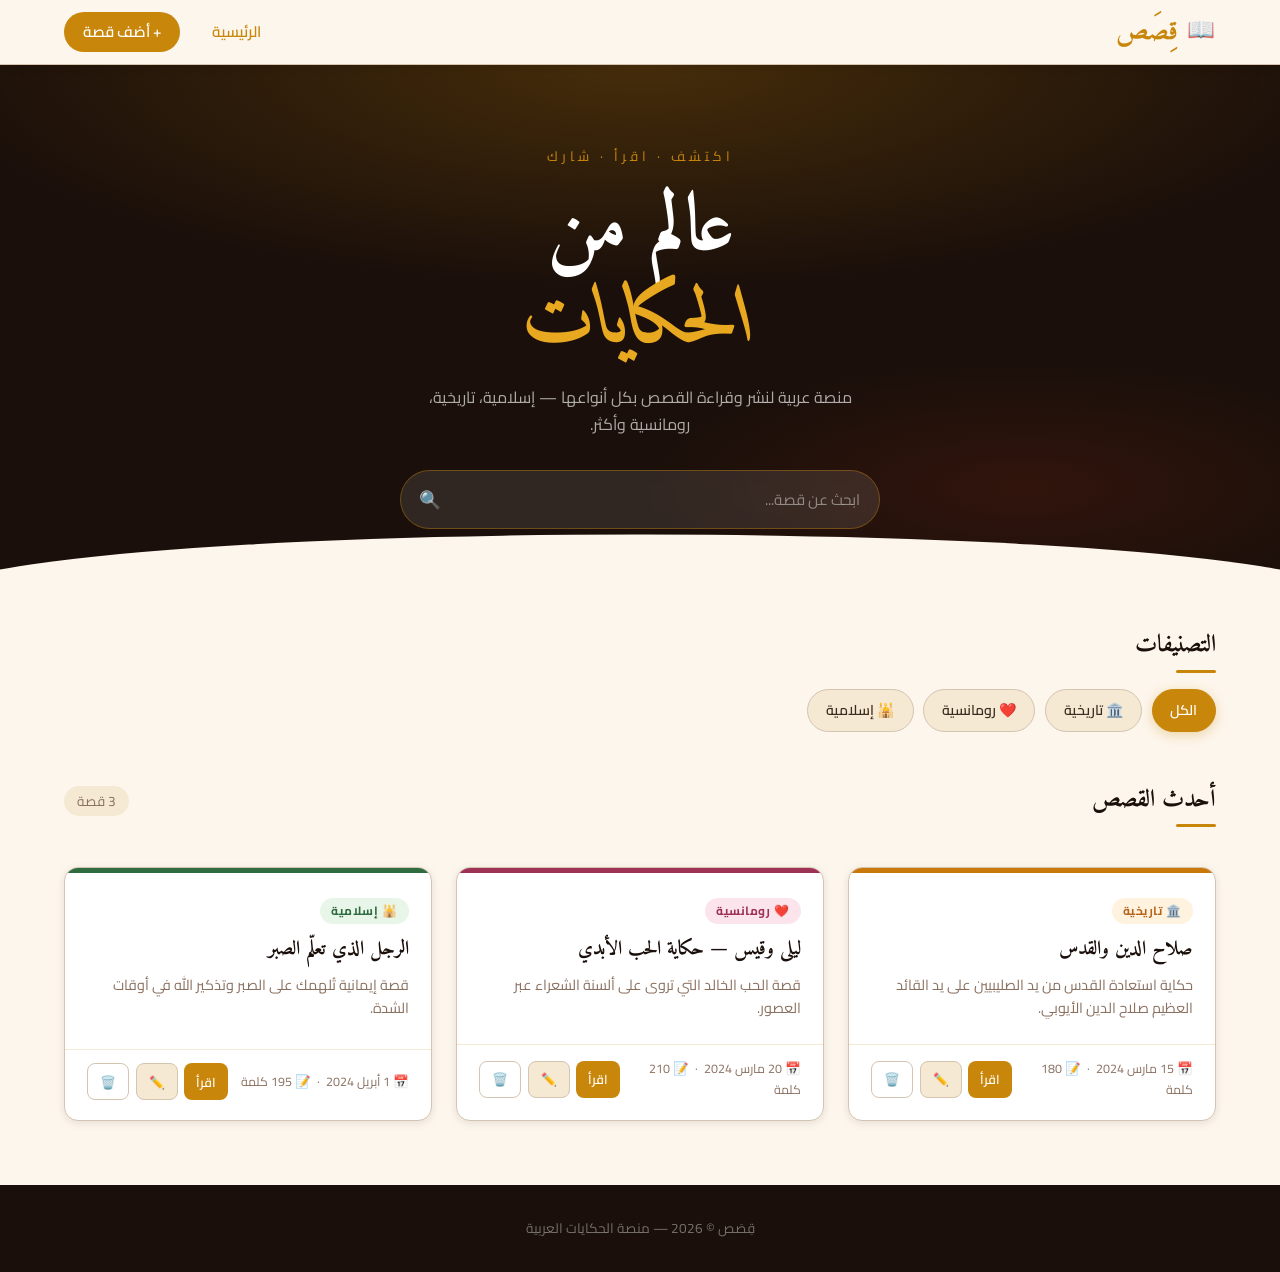
<file: frontend/index.html>
<!DOCTYPE html>
<html lang="ar" dir="rtl">
<head>
  <meta charset="UTF-8" />
  <meta name="viewport" content="width=device-width, initial-scale=1.0" />
  <title>قصص — منصة الحكايات</title>
  <link rel="preconnect" href="https://fonts.googleapis.com" />
  <link href="https://fonts.googleapis.com/css2?family=Amiri:ital,wght@0,400;0,700;1,400&family=Cairo:wght@300;400;600;700;900&display=swap" rel="stylesheet" />
  
  <link rel="stylesheet" href="./css/style.css">
</head>
<body>

  <!-- NAV -->
  <nav class="navbar">
    <div class="nav-inner">
      <a href="index.html" class="logo">
        <span class="logo-icon">📖</span>
        <span class="logo-text">قِصَص</span>
      </a>
      <div class="nav-links">
        <a href="index.html" class="nav-link active">الرئيسية</a>
        <a href="pages/add.html" class="nav-link btn-add">+ أضف قصة</a>
      </div>
      <button class="burger" id="burger" aria-label="القائمة">☰</button>
    </div>
    <div class="mobile-menu" id="mobileMenu">
      <a href="index.html">الرئيسية</a>
      <a href="pages/add.html">+ أضف قصة</a>
    </div>
  </nav>

  <!-- HERO -->
  <header class="hero">
    <div class="hero-bg"></div>
    <div class="hero-content">
      <p class="hero-sub">اكتشف · اقرأ · شارك</p>
      <h1 class="hero-title">عالم من<br /><em>الحكايات</em></h1>
      <p class="hero-desc">منصة عربية لنشر وقراءة القصص بكل أنواعها — إسلامية، تاريخية، رومانسية وأكثر.</p>
      <div class="search-bar">
        <input type="text" id="searchInput" placeholder="ابحث عن قصة..." autocomplete="off" />
        <button id="searchBtn" aria-label="بحث">🔍</button>
      </div>
    </div>
    <div class="hero-deco"></div>
  </header>

  <!-- CATEGORIES -->
  <section class="categories-section">
    <div class="container">
      <h2 class="section-title">التصنيفات</h2>
      <div class="categories-row" id="categoriesRow">
        <button class="cat-btn active" data-cat="all">الكل</button>
      </div>
    </div>
  </section>

  <!-- STORIES GRID -->
  <main class="stories-section">
    <div class="container">
      <div class="stories-header">
        <h2 class="section-title" id="storiesTitle">أحدث القصص</h2>
        <span class="stories-count" id="storiesCount"></span>
      </div>
      <div class="stories-grid" id="storiesGrid">
        <!-- Cards injected by JS -->
      </div>
      <div class="empty-state" id="emptyState" style="display:none;">
        <div class="empty-icon">📜</div>
        <p>لا توجد قصص بعد.</p>
        <a href="pages/add.html" class="btn-primary">أضف أول قصة</a>
      </div>
    </div>
  </main>

  <!-- FOOTER -->
  <footer class="footer">
    <p>قِصَص © <span id="year"></span> — منصة الحكايات العربية</p>
  </footer>

  <script src="js/data.js"></script>
  <script src="js/app.js"></script>
  <script>
    document.getElementById('year').textContent = new Date().getFullYear();
  </script>
</body>
</html>
</file>
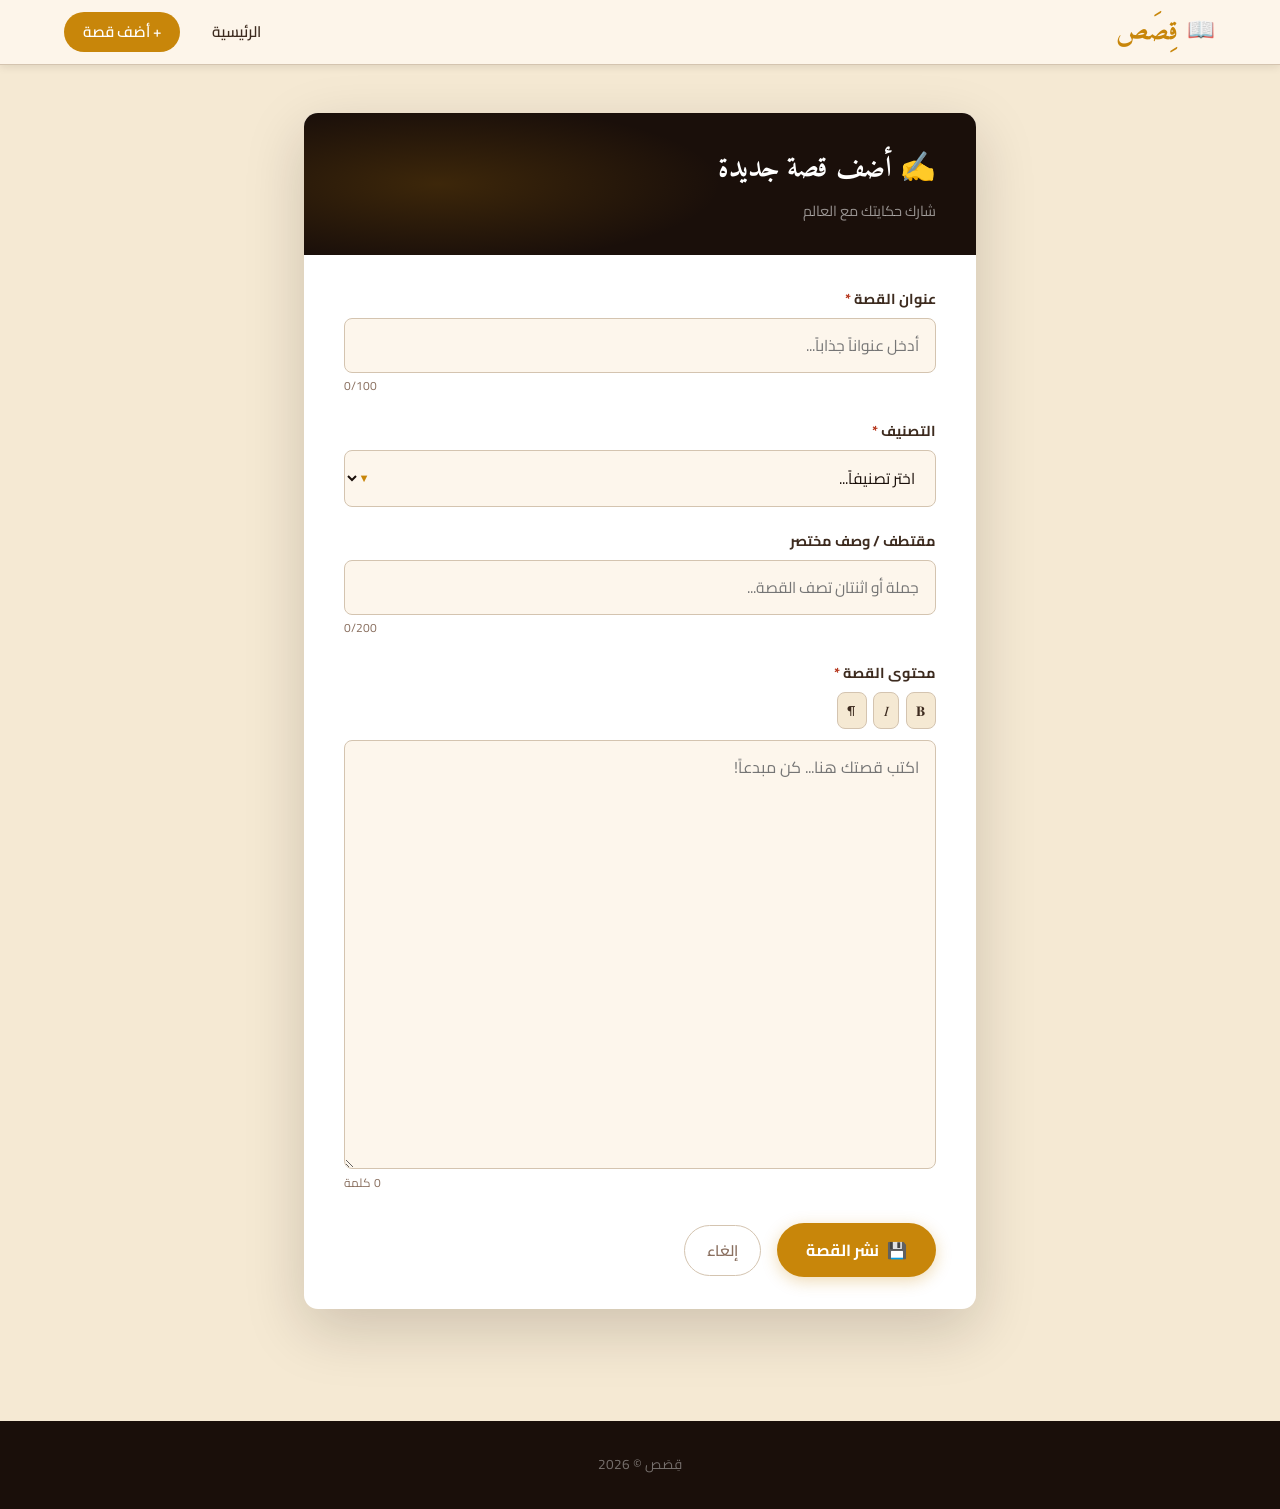
<file: frontend/pages/add.html>
<!DOCTYPE html>
<html lang="ar" dir="rtl">
<head>
  <meta charset="UTF-8" />
  <meta name="viewport" content="width=device-width, initial-scale=1.0" />
  <title>قصص — إضافة قصة</title>
  <link rel="preconnect" href="https://fonts.googleapis.com" />
  <link href="https://fonts.googleapis.com/css2?family=Amiri:ital,wght@0,400;0,700;1,400&family=Cairo:wght@300;400;600;700;900&display=swap" rel="stylesheet" />
  <link rel="stylesheet" href="../css/style.css" />
</head>
<body class="page-form">

  <nav class="navbar">
    <div class="nav-inner">
      <a href="../index.html" class="logo">
        <span class="logo-icon">📖</span>
        <span class="logo-text">قِصَص</span>
      </a>
      <div class="nav-links">
        <a href="../index.html" class="nav-link">الرئيسية</a>
        <a href="add.html" class="nav-link btn-add active">+ أضف قصة</a>
      </div>
      <button class="burger" id="burger">☰</button>
    </div>
    <div class="mobile-menu" id="mobileMenu">
      <a href="../index.html">الرئيسية</a>
      <a href="add.html">+ أضف قصة</a>
    </div>
  </nav>

  <div class="form-page-wrapper">
    <div class="form-card">
      <div class="form-header">
        <h1 id="formTitle">✍️ أضف قصة جديدة</h1>
        <p id="formSubtitle">شارك حكايتك مع العالم</p>
      </div>

      <form id="storyForm" novalidate>
        <input type="hidden" id="storyId" />

        <div class="form-group">
          <label for="storyTitle">عنوان القصة <span class="req">*</span></label>
          <input type="text" id="storyTitle" placeholder="أدخل عنواناً جذاباً..." maxlength="100" required />
          <span class="char-count" id="titleCount">0/100</span>
        </div>

        <div class="form-group">
          <label for="storyCategory">التصنيف <span class="req">*</span></label>
          <div class="select-wrapper">
            <select id="storyCategory" required>
              <option value="" disabled selected>اختر تصنيفاً...</option>
              <option value="إسلامية">🕌 إسلامية</option>
              <option value="تاريخية">🏛️ تاريخية</option>
              <option value="رومانسية">❤️ رومانسية</option>
              <option value="مغامرات">⚔️ مغامرات</option>
              <option value="خيال علمي">🚀 خيال علمي</option>
              <option value="أطفال">🌟 أطفال</option>
              <option value="رعب">👻 رعب</option>
              <option value="اجتماعية">🤝 اجتماعية</option>
              <option value="أخرى">📌 أخرى</option>
            </select>
          </div>
        </div>

        <div class="form-group">
          <label for="storyExcerpt">مقتطف / وصف مختصر</label>
          <input type="text" id="storyExcerpt" placeholder="جملة أو اثنتان تصف القصة..." maxlength="200" />
          <span class="char-count" id="excerptCount">0/200</span>
        </div>

        <div class="form-group">
          <label for="storyContent">محتوى القصة <span class="req">*</span></label>
          <div class="editor-toolbar">
            <button type="button" onclick="formatText('bold')" title="عريض">𝐁</button>
            <button type="button" onclick="formatText('italic')" title="مائل">𝐼</button>
            <button type="button" onclick="insertNewLine()" title="فقرة جديدة">¶</button>
          </div>
          <textarea id="storyContent" placeholder="اكتب قصتك هنا... كن مبدعاً!" rows="14" required></textarea>
          <span class="char-count" id="contentCount">0 كلمة</span>
        </div>

        <div class="form-actions">
          <button type="submit" class="btn-primary btn-submit" id="submitBtn">
            <span class="btn-icon">💾</span>
            <span id="submitText">نشر القصة</span>
          </button>
          <a href="../index.html" class="btn-secondary">إلغاء</a>
        </div>
      </form>
    </div>
  </div>

  <footer class="footer">
    <p>قِصَص © <span id="year"></span></p>
  </footer>

  <script src="../js/data.js"></script>
  <script src="../js/form.js"></script>
  <script>document.getElementById('year').textContent = new Date().getFullYear();</script>
</body>
</html>
</file>
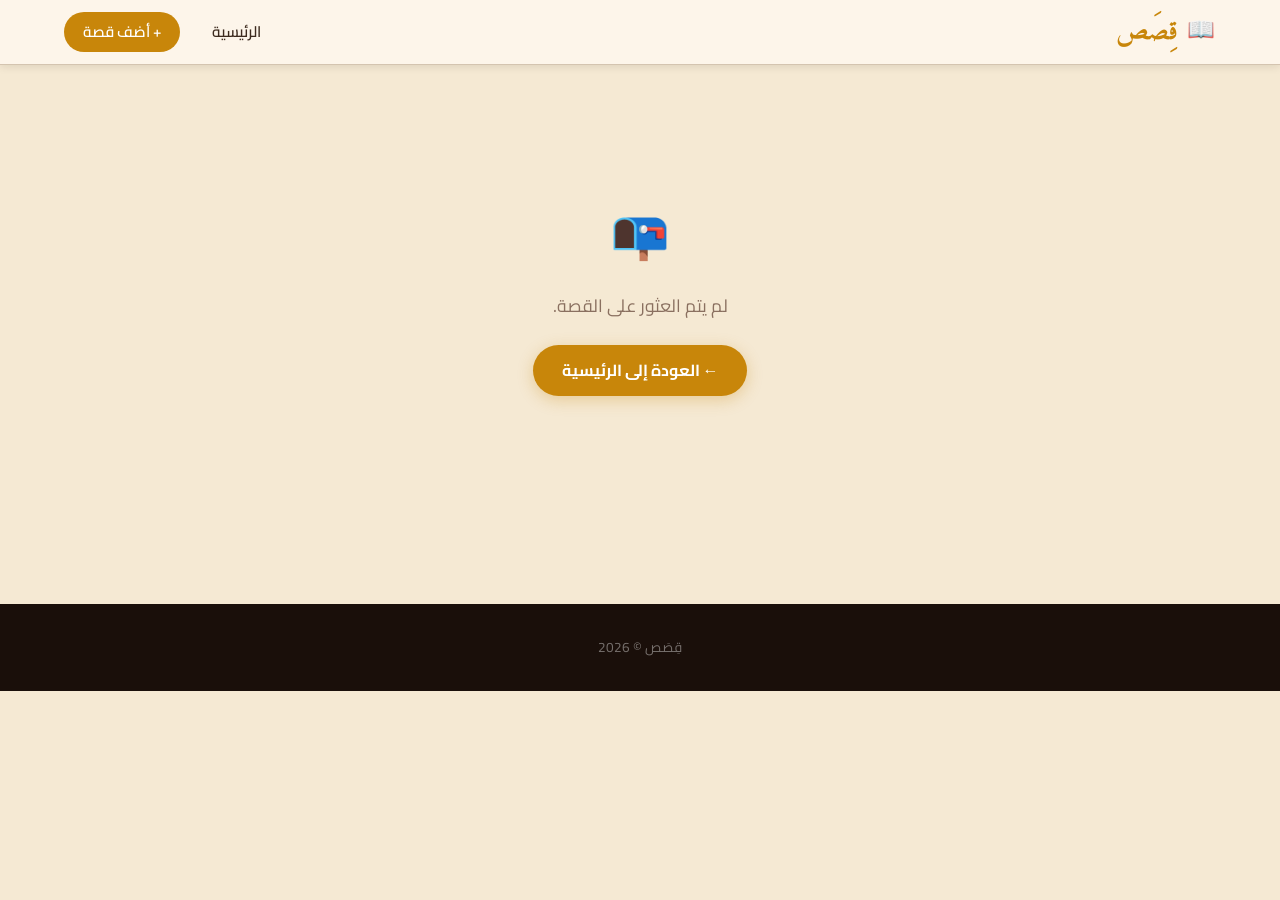
<file: frontend/pages/read.html>
<!DOCTYPE html>
<html lang="ar" dir="rtl">
<head>
  <meta charset="UTF-8" />
  <meta name="viewport" content="width=device-width, initial-scale=1.0" />
  <title>قصص — اقرأ القصة</title>
  <link rel="preconnect" href="https://fonts.googleapis.com" />
  <link href="https://fonts.googleapis.com/css2?family=Amiri:ital,wght@0,400;0,700;1,400&family=Cairo:wght@300;400;600;700;900&display=swap" rel="stylesheet" />
  <link rel="stylesheet" href="../css/style.css" />
</head>
<body class="page-read">

  <nav class="navbar">
    <div class="nav-inner">
      <a href="../index.html" class="logo">
        <span class="logo-icon">📖</span>
        <span class="logo-text">قِصَص</span>
      </a>
      <div class="nav-links">
        <a href="../index.html" class="nav-link">الرئيسية</a>
        <a href="add.html" class="nav-link btn-add">+ أضف قصة</a>
      </div>
      <button class="burger" id="burger">☰</button>
    </div>
    <div class="mobile-menu" id="mobileMenu">
      <a href="../index.html">الرئيسية</a>
      <a href="add.html">+ أضف قصة</a>
    </div>
  </nav>

  <div class="read-wrapper" id="readWrapper">
    <!-- Injected by JS -->
    <div class="read-loading">جارٍ التحميل...</div>
  </div>

  <!-- DELETE MODAL -->
  <div class="modal-overlay" id="deleteModal" style="display:none;">
    <div class="modal-box">
      <div class="modal-icon">🗑️</div>
      <h3>حذف القصة</h3>
      <p>هل أنت متأكد أنك تريد حذف هذه القصة؟ لا يمكن التراجع عن هذا الإجراء.</p>
      <div class="modal-actions">
        <button class="btn-danger" id="confirmDelete">نعم، احذف</button>
        <button class="btn-secondary" id="cancelDelete">إلغاء</button>
      </div>
    </div>
  </div>

  <footer class="footer">
    <p>قِصَص © <span id="year"></span></p>
  </footer>

  <script src="../js/data.js"></script>
  <script src="../js/read.js"></script>
  <script>document.getElementById('year').textContent = new Date().getFullYear();</script>
</body>
</html>
</file>
<file: frontend/css/style.css>
/* ═══════════════════════════════════════════════
   QISSAS — Global Stylesheet
   Arabic storytelling platform
   Design: Warm parchment + deep ink aesthetic
═══════════════════════════════════════════════ */

:root {
  --ink:        #1a0f0a;
  --ink-light:  #3d2b1f;
  --parchment:  #fdf6ec;
  --parchment2: #f5e9d3;
  --gold:       #c8860a;
  --gold-light: #e8a820;
  --gold-pale:  #fdf0d0;
  --red:        #b5341a;
  --green:      #2e6b3e;
  --teal:       #1b6b78;
  --purple:     #5b3a8e;
  --rose:       #9e3254;
  --gray:       #8a7060;
  --gray-light: #d4c4b0;
  --white:      #ffffff;
  --shadow-sm:  0 2px 8px rgba(26,15,10,0.10);
  --shadow-md:  0 8px 30px rgba(26,15,10,0.14);
  --shadow-lg:  0 20px 60px rgba(26,15,10,0.18);
  --radius:     14px;
  --radius-sm:  8px;
  --transition: 0.3s cubic-bezier(0.4,0,0.2,1);
}

/* ── RESET ── */
*, *::before, *::after { box-sizing: border-box; margin: 0; padding: 0; }
html { scroll-behavior: smooth; }
body {
  font-family: 'Cairo', sans-serif;
  background: var(--parchment);
  color: var(--ink);
  line-height: 1.7;
  min-height: 100vh;
}
a { text-decoration: none; color: inherit; }
img { max-width: 100%; }
button { cursor: pointer; font-family: inherit; border: none; outline: none; }
input, textarea, select { font-family: inherit; outline: none; }

/* ── SCROLLBAR ── */
::-webkit-scrollbar { width: 8px; }
::-webkit-scrollbar-track { background: var(--parchment2); }
::-webkit-scrollbar-thumb { background: var(--gold); border-radius: 4px; }

/* ══════════════════════════════════
   NAVBAR
══════════════════════════════════ */
.navbar {
  position: sticky; top: 0; z-index: 100;
  background: rgba(253,246,236,0.92);
  backdrop-filter: blur(12px);
  border-bottom: 1px solid var(--gray-light);
  box-shadow: var(--shadow-sm);
}
.nav-inner {
  max-width: 1200px; margin: 0 auto;
  padding: 0 1.5rem;
  height: 64px;
  display: flex; align-items: center; justify-content: space-between;
}
.logo {
  display: flex; align-items: center; gap: 0.5rem;
  font-family: 'Amiri', serif;
  font-size: 1.7rem;
  font-weight: 700;
  color: var(--ink);
  letter-spacing: 1px;
}
.logo-icon { font-size: 1.4rem; }
.logo-text { color: var(--gold); }
.nav-links { display: flex; align-items: center; gap: 1rem; }
.nav-link {
  padding: 0.4rem 1rem;
  border-radius: 50px;
  font-size: 0.95rem;
  font-weight: 600;
  color: var(--ink-light);
  transition: var(--transition);
}
.nav-link:hover, .nav-link.active { color: var(--gold); }
.nav-link.btn-add {
  background: var(--gold);
  color: var(--white);
  padding: 0.45rem 1.2rem;
}
.nav-link.btn-add:hover { background: var(--gold-light); color: var(--white); }
.burger {
  display: none;
  background: transparent;
  font-size: 1.4rem;
  color: var(--ink);
}
.mobile-menu {
  display: none;
  flex-direction: column;
  background: var(--parchment);
  padding: 1rem 1.5rem;
  border-top: 1px solid var(--gray-light);
  gap: 0.5rem;
}
.mobile-menu a {
  padding: 0.6rem 0;
  font-weight: 600;
  font-size: 1rem;
  color: var(--ink-light);
  border-bottom: 1px solid var(--parchment2);
}
.mobile-menu.open { display: flex; }

/* ══════════════════════════════════
   HERO
══════════════════════════════════ */
.hero {
  position: relative;
  overflow: hidden;
  background: var(--ink);
  min-height: 480px;
  display: flex; align-items: center; justify-content: center;
  text-align: center;
  padding: 5rem 1.5rem 4rem;
}
.hero-bg {
  position: absolute; inset: 0;
  background:
    radial-gradient(ellipse 80% 60% at 50% 0%, rgba(200,134,10,0.25) 0%, transparent 70%),
    radial-gradient(ellipse 50% 40% at 80% 80%, rgba(181,52,26,0.15) 0%, transparent 60%);
}
.hero-deco {
  position: absolute; bottom: -1px; left: 0; right: 0;
  height: 60px;
  background: var(--parchment);
  clip-path: ellipse(55% 100% at 50% 100%);
}
.hero-content { position: relative; z-index: 1; }
.hero-sub {
  font-size: 0.85rem;
  letter-spacing: 4px;
  text-transform: uppercase;
  color: var(--gold);
  margin-bottom: 1rem;
}
.hero-title {
  font-family: 'Amiri', serif;
  font-size: clamp(2.8rem, 7vw, 5rem);
  font-weight: 700;
  color: var(--white);
  line-height: 1.15;
  margin-bottom: 1rem;
}
.hero-title em {
  font-style: italic;
  color: var(--gold-light);
}
.hero-desc {
  color: rgba(255,255,255,0.65);
  font-size: 1rem;
  max-width: 480px;
  margin: 0 auto 2rem;
}
.search-bar {
  display: flex;
  max-width: 500px;
  margin: 0 auto;
  background: rgba(255,255,255,0.1);
  border: 1.5px solid rgba(200,134,10,0.4);
  border-radius: 50px;
  overflow: hidden;
  backdrop-filter: blur(8px);
  transition: var(--transition);
}
.search-bar:focus-within {
  border-color: var(--gold);
  background: rgba(255,255,255,0.14);
  box-shadow: 0 0 0 3px rgba(200,134,10,0.15);
}
.search-bar input {
  flex: 1; background: transparent; border: none;
  padding: 0.75rem 1.2rem;
  color: var(--white); font-size: 0.95rem;
  direction: rtl;
}
.search-bar input::placeholder { color: rgba(255,255,255,0.45); }
.search-bar button {
  background: transparent; color: var(--gold);
  padding: 0.75rem 1.1rem; font-size: 1.1rem;
  transition: var(--transition);
}
.search-bar button:hover { background: rgba(200,134,10,0.15); }

/* ══════════════════════════════════
   CATEGORIES
══════════════════════════════════ */
.categories-section { padding: 2rem 0 0.5rem; }
.container { max-width: 1200px; margin: 0 auto; padding: 0 1.5rem; }
.section-title {
  font-family: 'Amiri', serif;
  font-size: 1.5rem;
  color: var(--ink);
  margin-bottom: 1rem;
  position: relative;
  display: inline-block;
}
.section-title::after {
  content: '';
  display: block;
  width: 40px; height: 3px;
  background: var(--gold);
  border-radius: 2px;
  margin-top: 4px;
}
.categories-row {
  display: flex; flex-wrap: wrap; gap: 0.6rem;
  padding-bottom: 0.5rem;
}
.cat-btn {
  padding: 0.45rem 1.1rem;
  border-radius: 50px;
  font-size: 0.88rem;
  font-weight: 600;
  background: var(--parchment2);
  color: var(--ink-light);
  border: 1.5px solid var(--gray-light);
  transition: var(--transition);
}
.cat-btn:hover { border-color: var(--gold); color: var(--gold); }
.cat-btn.active {
  background: var(--gold);
  color: var(--white);
  border-color: var(--gold);
  box-shadow: 0 3px 12px rgba(200,134,10,0.30);
}

/* ══════════════════════════════════
   STORIES GRID
══════════════════════════════════ */
.stories-section { padding: 2rem 0 4rem; }
.stories-header {
  display: flex; align-items: baseline;
  justify-content: space-between; flex-wrap: wrap; gap: 0.5rem;
  margin-bottom: 1.5rem;
}
.stories-count {
  font-size: 0.85rem; color: var(--gray);
  background: var(--parchment2);
  padding: 0.2rem 0.8rem;
  border-radius: 50px;
}
.stories-grid {
  display: grid;
  grid-template-columns: repeat(auto-fill, minmax(300px, 1fr));
  gap: 1.5rem;
}

/* ── CARD ── */
.story-card {
  background: var(--white);
  border-radius: var(--radius);
  overflow: hidden;
  border: 1px solid var(--gray-light);
  box-shadow: var(--shadow-sm);
  transition: var(--transition);
  display: flex; flex-direction: column;
  animation: fadeUp 0.5s ease both;
}
.story-card:hover {
  transform: translateY(-5px);
  box-shadow: var(--shadow-md);
  border-color: var(--gold);
}
@keyframes fadeUp {
  from { opacity: 0; transform: translateY(20px); }
  to   { opacity: 1; transform: translateY(0); }
}
.card-color-bar {
  height: 5px;
  background: var(--gold);
}
.card-body { padding: 1.4rem 1.4rem 0.8rem; flex: 1; }
.card-cat {
  display: inline-block;
  font-size: 0.75rem; font-weight: 700;
  padding: 0.2rem 0.7rem;
  border-radius: 50px;
  margin-bottom: 0.7rem;
  letter-spacing: 0.5px;
}
.card-title {
  font-family: 'Amiri', serif;
  font-size: 1.22rem;
  font-weight: 700;
  color: var(--ink);
  margin-bottom: 0.6rem;
  line-height: 1.4;
}
.card-excerpt {
  font-size: 0.9rem;
  color: var(--gray);
  line-height: 1.6;
  display: -webkit-box;
  -webkit-box-orient: vertical;
  -webkit-line-clamp: 3;
  overflow: hidden;
}
.card-footer {
  padding: 0.8rem 1.4rem 1.2rem;
  display: flex; align-items: center; justify-content: space-between;
  border-top: 1px solid var(--parchment2);
  margin-top: 0.8rem;
}
.card-date { font-size: 0.78rem; color: var(--gray); }
.card-actions { display: flex; gap: 0.4rem; }
.card-btn {
  padding: 0.35rem 0.75rem;
  border-radius: var(--radius-sm);
  font-size: 0.8rem;
  font-weight: 600;
  transition: var(--transition);
}
.card-btn-read {
  background: var(--gold);
  color: var(--white);
}
.card-btn-read:hover { background: var(--gold-light); }
.card-btn-edit {
  background: var(--parchment2);
  color: var(--ink-light);
  border: 1px solid var(--gray-light);
}
.card-btn-edit:hover { background: var(--parchment2); border-color: var(--gold); color: var(--gold); }
.card-btn-del {
  background: transparent;
  color: var(--gray);
  border: 1px solid var(--gray-light);
}
.card-btn-del:hover { background: #fff1ee; border-color: var(--red); color: var(--red); }

/* Category color map */
.cat-إسلامية  { background: #e8f5e9; color: #2e6b3e; }
.cat-تاريخية  { background: #fff3e0; color: #b5651a; }
.cat-رومانسية { background: #fce4ec; color: #9e3254; }
.cat-مغامرات  { background: #e8eaf6; color: #3949ab; }
.cat-خيال.علمي,.cat-خيال-علمي { background: #e0f7fa; color: #1b6b78; }
.cat-أطفال    { background: #fff9c4; color: #f57f17; }
.cat-رعب      { background: #f3e5f5; color: #5b3a8e; }
.cat-اجتماعية { background: #e0f2f1; color: #00695c; }
.cat-أخرى     { background: #f5f5f5; color: #555; }

.bar-إسلامية  { background: #2e6b3e; }
.bar-تاريخية  { background: #c8790a; }
.bar-رومانسية { background: #9e3254; }
.bar-مغامرات  { background: #3949ab; }
.bar-خيال-علمي { background: #1b6b78; }
.bar-أطفال    { background: #f57f17; }
.bar-رعب      { background: #5b3a8e; }
.bar-اجتماعية { background: #00695c; }
.bar-أخرى     { background: #888; }

/* EMPTY STATE */
.empty-state {
  text-align: center;
  padding: 4rem 1rem;
  color: var(--gray);
}
.empty-icon { font-size: 3.5rem; margin-bottom: 1rem; }
.empty-state p { font-size: 1.1rem; margin-bottom: 1.5rem; }

/* ══════════════════════════════════
   FORM PAGE
══════════════════════════════════ */
.page-form body, body.page-form {
  background: var(--parchment2);
}
.form-page-wrapper {
  max-width: 720px;
  margin: 3rem auto;
  padding: 0 1.5rem 4rem;
}
.form-card {
  background: var(--white);
  border-radius: var(--radius);
  box-shadow: var(--shadow-lg);
  overflow: hidden;
}
.form-header {
  background: var(--ink);
  padding: 2rem 2.5rem;
  position: relative;
  overflow: hidden;
}
.form-header::before {
  content: '';
  position: absolute; inset: 0;
  background: radial-gradient(ellipse 60% 80% at 20% 50%, rgba(200,134,10,0.2) 0%, transparent 70%);
}
.form-header h1 {
  font-family: 'Amiri', serif;
  font-size: 1.8rem;
  color: var(--white);
  position: relative;
}
.form-header p {
  color: rgba(255,255,255,0.55);
  font-size: 0.9rem;
  margin-top: 0.3rem;
  position: relative;
}
form {
  padding: 2rem 2.5rem;
  display: flex; flex-direction: column; gap: 1.4rem;
}
.form-group { display: flex; flex-direction: column; gap: 0.4rem; position: relative; }
.form-group label {
  font-size: 0.9rem; font-weight: 700;
  color: var(--ink-light);
}
.req { color: var(--red); }
.form-group input,
.form-group select,
.form-group textarea {
  width: 100%;
  padding: 0.75rem 1rem;
  border: 1.5px solid var(--gray-light);
  border-radius: var(--radius-sm);
  background: var(--parchment);
  color: var(--ink);
  font-size: 0.97rem;
  transition: var(--transition);
  direction: rtl;
}
.form-group input:focus,
.form-group select:focus,
.form-group textarea:focus {
  border-color: var(--gold);
  background: var(--white);
  box-shadow: 0 0 0 3px rgba(200,134,10,0.12);
}
.form-group textarea { resize: vertical; min-height: 200px; font-size: 1rem; line-height: 1.8; }
.char-count {
  font-size: 0.75rem; color: var(--gray);
  text-align: left; align-self: flex-end;
  margin-top: -0.2rem;
}
.select-wrapper { position: relative; }
.select-wrapper::after {
  content: '▼';
  position: absolute; left: 0.9rem; top: 50%; transform: translateY(-50%);
  font-size: 0.7rem; color: var(--gold); pointer-events: none;
}
.editor-toolbar {
  display: flex; gap: 0.4rem; margin-bottom: 0.3rem;
}
.editor-toolbar button {
  background: var(--parchment2);
  border: 1px solid var(--gray-light);
  border-radius: var(--radius-sm);
  padding: 0.25rem 0.6rem;
  font-size: 0.9rem;
  color: var(--ink-light);
  transition: var(--transition);
}
.editor-toolbar button:hover {
  background: var(--gold-pale);
  border-color: var(--gold);
  color: var(--gold);
}
.form-actions { display: flex; gap: 1rem; align-items: center; padding-top: 0.5rem; }
.btn-primary {
  display: inline-flex; align-items: center; gap: 0.5rem;
  background: var(--gold);
  color: var(--white);
  padding: 0.75rem 1.8rem;
  border-radius: 50px;
  font-size: 1rem; font-weight: 700;
  border: none;
  cursor: pointer;
  transition: var(--transition);
  box-shadow: 0 4px 16px rgba(200,134,10,0.30);
}
.btn-primary:hover {
  background: var(--gold-light);
  transform: translateY(-2px);
  box-shadow: 0 6px 20px rgba(200,134,10,0.40);
}
.btn-submit { font-size: 1rem; }
.btn-secondary {
  display: inline-flex; align-items: center;
  background: transparent;
  color: var(--gray);
  padding: 0.75rem 1.4rem;
  border-radius: 50px;
  font-size: 0.95rem; font-weight: 600;
  border: 1.5px solid var(--gray-light);
  cursor: pointer;
  transition: var(--transition);
}
.btn-secondary:hover { border-color: var(--ink-light); color: var(--ink); }
.btn-danger {
  background: var(--red);
  color: var(--white);
  padding: 0.65rem 1.4rem;
  border-radius: 50px;
  font-size: 0.95rem; font-weight: 700;
  transition: var(--transition);
}
.btn-danger:hover { background: #c0392b; }

/* ══════════════════════════════════
   READ PAGE
══════════════════════════════════ */
body.page-read { background: var(--parchment2); }
.read-wrapper {
  max-width: 800px;
  margin: 3rem auto;
  padding: 0 1.5rem 5rem;
}
.read-loading {
  text-align: center; padding: 4rem; color: var(--gray); font-size: 1.1rem;
}
.read-back {
  display: inline-flex; align-items: center; gap: 0.4rem;
  color: var(--gray); font-size: 0.9rem; font-weight: 600;
  margin-bottom: 1.5rem;
  transition: var(--transition);
}
.read-back:hover { color: var(--gold); }
.read-article {
  background: var(--white);
  border-radius: var(--radius);
  box-shadow: var(--shadow-lg);
  overflow: hidden;
}
.read-article-header {
  background: var(--ink);
  padding: 2.5rem;
  position: relative; overflow: hidden;
}
.read-article-header::before {
  content: '';
  position: absolute; inset: 0;
  background: radial-gradient(ellipse 70% 80% at 10% 50%, rgba(200,134,10,0.18) 0%, transparent 60%);
}
.read-cat-badge {
  display: inline-block;
  font-size: 0.78rem; font-weight: 700;
  padding: 0.25rem 0.8rem;
  border-radius: 50px;
  margin-bottom: 1rem;
  position: relative;
}
.read-title {
  font-family: 'Amiri', serif;
  font-size: clamp(1.8rem, 4vw, 2.6rem);
  color: var(--white);
  line-height: 1.3;
  position: relative;
  margin-bottom: 0.8rem;
}
.read-meta {
  display: flex; align-items: center; gap: 1rem;
  flex-wrap: wrap;
  color: rgba(255,255,255,0.5);
  font-size: 0.82rem;
  position: relative;
}
.read-meta span { display: flex; align-items: center; gap: 0.3rem; }
.read-body { padding: 2.5rem; }
.read-excerpt {
  font-style: italic;
  color: var(--gray);
  font-size: 1rem;
  border-right: 3px solid var(--gold);
  padding-right: 1rem;
  margin-bottom: 1.8rem;
  line-height: 1.7;
}
.read-content {
  font-family: 'Amiri', serif;
  font-size: 1.2rem;
  line-height: 2;
  color: var(--ink);
  white-space: pre-wrap;
  word-break: break-word;
}
.read-actions {
  display: flex; gap: 0.8rem; flex-wrap: wrap;
  padding: 1.5rem 2.5rem;
  border-top: 1px solid var(--parchment2);
  background: var(--parchment);
}

/* ══════════════════════════════════
   MODAL
══════════════════════════════════ */
.modal-overlay {
  position: fixed; inset: 0;
  background: rgba(26,15,10,0.6);
  backdrop-filter: blur(4px);
  z-index: 999;
  display: flex; align-items: center; justify-content: center;
  padding: 1rem;
}
.modal-box {
  background: var(--white);
  border-radius: var(--radius);
  padding: 2.5rem;
  max-width: 420px; width: 100%;
  text-align: center;
  box-shadow: var(--shadow-lg);
  animation: popIn 0.3s ease;
}
@keyframes popIn {
  from { transform: scale(0.85); opacity: 0; }
  to   { transform: scale(1); opacity: 1; }
}
.modal-icon { font-size: 2.5rem; margin-bottom: 0.8rem; }
.modal-box h3 { font-family: 'Amiri', serif; font-size: 1.4rem; margin-bottom: 0.6rem; }
.modal-box p { color: var(--gray); font-size: 0.95rem; margin-bottom: 1.8rem; line-height: 1.6; }
.modal-actions { display: flex; gap: 0.8rem; justify-content: center; }

/* ══════════════════════════════════
   TOAST
══════════════════════════════════ */
.toast {
  position: fixed; bottom: 2rem; left: 50%; transform: translateX(-50%) translateY(100px);
  background: var(--ink);
  color: var(--white);
  padding: 0.75rem 1.6rem;
  border-radius: 50px;
  font-size: 0.9rem; font-weight: 600;
  box-shadow: var(--shadow-md);
  z-index: 999;
  transition: transform 0.4s cubic-bezier(0.4,0,0.2,1);
  white-space: nowrap;
}
.toast.show { transform: translateX(-50%) translateY(0); }
.toast.success { background: var(--green); }
.toast.error   { background: var(--red); }

/* ══════════════════════════════════
   FOOTER
══════════════════════════════════ */
.footer {
  text-align: center;
  padding: 2rem 1rem;
  background: var(--ink);
  color: rgba(255,255,255,0.4);
  font-size: 0.85rem;
  margin-top: auto;
}

/* ══════════════════════════════════
   RESPONSIVE
══════════════════════════════════ */
@media (max-width: 768px) {
  .nav-links { display: none; }
  .burger { display: block; }
  .hero { padding: 3.5rem 1rem 3rem; min-height: 380px; }
  .hero-title { font-size: 2.4rem; }
  .stories-grid { grid-template-columns: 1fr; }
  form { padding: 1.5rem; }
  .form-header { padding: 1.5rem; }
  .form-page-wrapper { margin: 1.5rem auto; padding-bottom: 3rem; }
  .read-article-header { padding: 1.8rem; }
  .read-body { padding: 1.8rem; }
  .read-actions { padding: 1rem 1.8rem; }
  .read-content { font-size: 1.1rem; }
}
@media (max-width: 480px) {
  .hero-title { font-size: 2rem; }
  .form-actions { flex-direction: column; }
  .btn-primary, .btn-secondary { width: 100%; justify-content: center; }
}
</file>
